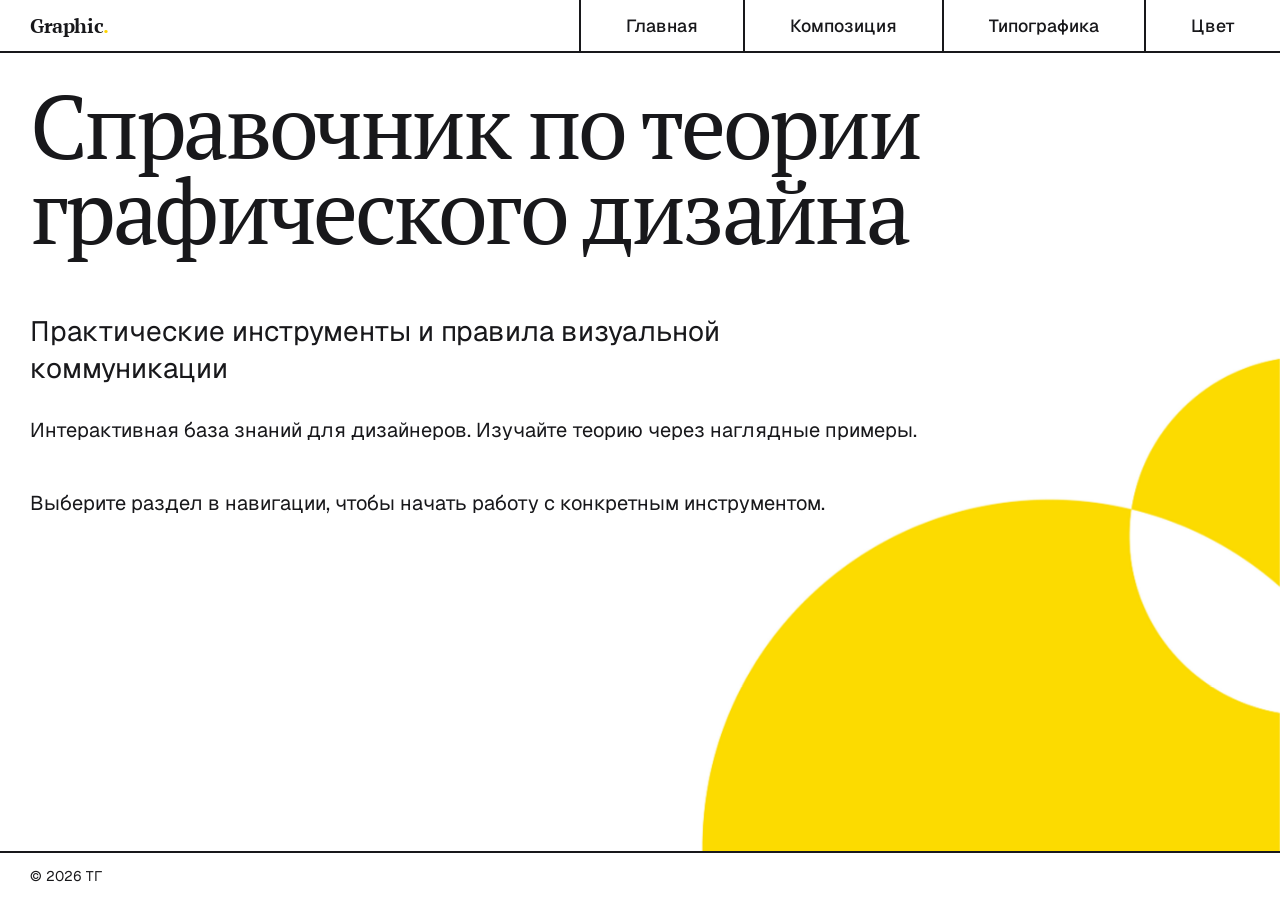
<file: index.html>
<!DOCTYPE html>
<html lang="ru">
<head>
  <meta charset="UTF-8">
  <meta name="viewport" content="width=device-width, initial-scale=1.0">
  <link rel="stylesheet" href="style.css">
  <title>Справочник по теории графического дизайна</title>
  <link rel="preconnect" href="https://fonts.googleapis.com">
  <link rel="preconnect" href="https://fonts.gstatic.com" crossorigin>
  <link href="https://fonts.googleapis.com/css2?family=Geist:ital,wght@0,100..900;1,100..900&display=swap" rel="stylesheet">
  <link href="https://fonts.googleapis.com/css2?family=PT+Serif:ital,wght@0,400;0,700;1,400;1,700&display=swap" rel="stylesheet">
</head>
<body>
  <header>
    <p class="logo-title">
      Graphic<span class="logo-title--colored">.</span>
    </p>
    <nav>
      <ul>
        <li><a href="index.html">Главная</a></li>
        <li><a href="composition.html">Композиция</a></li>
        <li><a href="typography.html">Типографика</a></li>
        <li><a href="color.html">Цвет</a></li>
      </ul>
    </nav>
  </header>

  <main>
    <section>
      <h1 class="title">
        Справочник по теории<br>
        графического дизайна
      </h1>

      <h2 class="subtitle">
        Практические инструменты и правила визуальной коммуникации
      </h2>

      <p class="text">
        Интерактивная база знаний для дизайнеров. Изучайте теорию через наглядные примеры.
      </p>
      <p class="text">
        Выберите раздел в навигации, чтобы начать работу с конкретным инструментом.
      </p>
    </section>
    <img src="images/bg.jpg" alt="Фоновое изображение" class="bg-img">
  </main>

  <footer>
    <div>© 2026 ТГ</div>
  </footer>
</body>
</html>
</file>
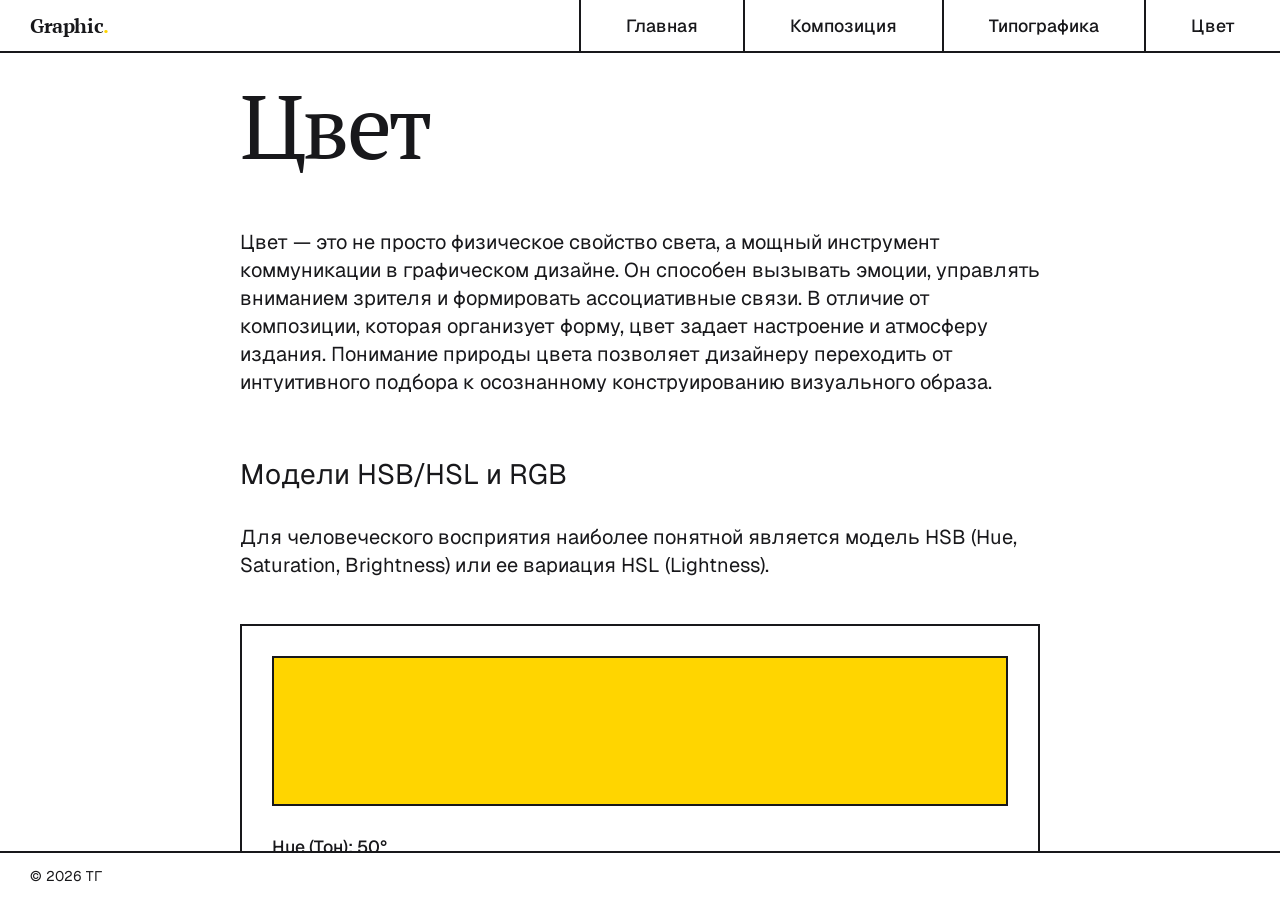
<file: color.html>
<!DOCTYPE html>
<html lang="ru">
<head>
  <meta charset="UTF-8">
  <meta name="viewport" content="width=device-width, initial-scale=1.0">
  <link rel="stylesheet" href="style.css">
  <title>Справочник по теории графического дизайна</title>
  <link rel="preconnect" href="https://fonts.googleapis.com">
  <link rel="preconnect" href="https://fonts.gstatic.com" crossorigin>
  <link href="https://fonts.googleapis.com/css2?family=Geist:ital,wght@0,100..900;1,100..900&display=swap" rel="stylesheet">
  <link href="https://fonts.googleapis.com/css2?family=PT+Serif:ital,wght@0,400;0,700;1,400;1,700&display=swap" rel="stylesheet">
</head>
<body>
  <header>
    <p class="logo-title">
      Graphic<span class="logo-title--colored">.</span>
    </p>
    <nav>
      <ul>
        <li><a href="index.html">Главная</a></li>
        <li><a href="composition.html">Композиция</a></li>
        <li><a href="typography.html">Типографика</a></li>
        <li><a href="color.html">Цвет</a></li>
      </ul>
    </nav>
  </header>

  <main>
    <article>
      <h1 class="title">Цвет</h1>
      <p class="text">
          Цвет — это не просто физическое свойство света, а мощный инструмент коммуникации в графическом дизайне. Он способен вызывать эмоции, управлять вниманием зрителя и формировать ассоциативные связи. В отличие от композиции, которая организует форму, цвет задает настроение и атмосферу издания. Понимание природы цвета позволяет дизайнеру переходить от интуитивного подбора к осознанному конструированию визуального образа.
      </p>

      <h2 class="subtitle">Модели HSB/HSL и RGB</h2>
      <p class="text">
          Для человеческого восприятия наиболее понятной является модель HSB (Hue, Saturation, Brightness) или ее вариация HSL (Lightness). 
      </p>

      <div class="color-lab">
        <div class="color-lab__container">
          <div class="color-lab__preview" id="colorPreview"></div>
          
          <div class="color-lab__controls">
            <div class="color-lab__group">
              <label class="color-lab__label">Hue (Тон): <span id="hueVal">50</span>°</label>
              <input type="range" min="0" max="360" value="50" class="color-lab__slider" id="hueSlider">
            </div>
            
            <div class="color-lab__group">
              <label class="color-lab__label">Saturation (Насыщенность): <span id="satVal">100</span>%</label>
              <input type="range" min="0" max="100" value="100" class="color-lab__slider" id="satSlider">
            </div>
            
            <div class="color-lab__group">
              <label class="color-lab__label">Brightness (Яркость): <span id="briVal">50</span>%</label>
              <input type="range" min="0" max="100" value="50" class="color-lab__slider" id="briSlider">
            </div>
            </div>
            
            <p class="text color-lab__result">HEX: <span id="hexResult">#FFD700</span></p>
        </div>
      </div>
      <ul class="text">
          <li>Тон (Hue): Собственно цветовой оттенок, определяемый положением на цветовом круге (0–360 градусов).</li>
          <li>Насыщенность (Saturation): Чистота цвета. При снижении насыщенности оттенок становится более серым и тусклым.</li>
          <li>Яркость/Светлота (Brightness/Lightness): Количество белого или черного в цвете. Определяет, насколько светлым или темным выглядит объект.</li>
      </ul>

      <div class="color-lab">
        <div class="color-lab__container">
          <div class="color-lab__preview" id="rgbPreview"></div>
          <div class="color-lab__controls">
            <div class="color-lab__group">
              <label class="color-lab__label">Red (Красный): <span id="rVal">255</span></label>
              <input type="range" class="color-lab__slider" id="rSlider" min="0" max="255" value="255">
            </div>

            <div class="color-lab__group">
              <label class="color-lab__label">Green (Зеленый): <span id="gVal">215</span></label>
              <input type="range" class="color-lab__slider" id="gSlider" min="0" max="255" value="215">
            </div>

            <div class="color-lab__group">
              <label class="color-lab__label">Blue (Синий): <span id="bVal">0</span></label>
              <input type="range" class="color-lab__slider" id="bSlider" min="0" max="255" value="0">
            </div>
          </div>
          <p class="color-lab__result" id="rgbHexResult">HEX: #FFD700</p>
        </div>
      </div>
      <p class="text">
          Выбор цветовой модели зависит от носителя информации. RGB (Red, Green, Blue, Красный, Зеленый, Синий) — аддитивная модель, используемая для экранов. Цвета образуются путем сложения световых лучей. Максимальное значение всех каналов дает белый цвет.
      </p>

      <h2 class="subtitle">Цветовой круг Иттена и гармонии</h2>
      <p class="text">
          Цветовой круг Иттена представляет собой организацию цветов спектра по принципу их взаимосвязи. Базовый круг состоит из 12 цветов: трёх основных (красный, жёлтый, синий), трёх вторичных (оранжевый, зелёный, фиолетовый) и шести третичных.
      </p>
      <p class="text">
          Цветовые гармонии — это комбинации цветов, которые создают визуально сбалансированные и эстетически приятные сочетания.
      </p>
      <div class="color-wheel">
        <img src="images/color-wheel.jpg" alt="Цветовые гармонии" class="color-wheel__img">
      </div>
      <p class="text">
        Основные гармонии на цветовом круге Иттена
      </p>
      <!-- Место для интерактивного элемента "Генератор схем" -->

      <h2 class="subtitle">Контраст и доступность (Accessibility)</h2>
      <p class="text">
          Эстетика не должна идти в ущерб читаемости. Контраст — это разница между двумя цветами, обеспечивающая разборчивость текста. Согласно стандартам WCAG, соотношение яркости текста и фона должно быть не менее 4.5:1 для обычного текста. Низкий контраст делает информацию недоступной для людей с нарушениями зрения и затрудняет чтение при ярком солнечном свете.
      </p>
      
      <div class="contrast-checker">
        <div class="contrast-checker__controls">
          <div class="contrast-checker__group">
            <label class="contrast-checker__label" for="text-color-input">Цвет текста</label>
            <input  type="color" id="text-color-input" class="contrast-checker__input" value="#18181B">
            <span class="contrast-checker__value" id="text-color-display">#18181B</span>
          </div>
          
          <div class="contrast-checker__group">
            <label class="contrast-checker__label" for="bg-color-input">Цвет фона</label>
            <input type="color" id="bg-color-input" class="contrast-checker__input" value="#ffffff">
            <span class="contrast-checker__value" id="bg-color-display">#FFFFFF</span>
          </div>
        </div>
        
        <div class="contrast-checker__preview" id="contrast-preview-box">
          <p class="contrast-checker__sample-text">Пример текста для проверки читаемости</p>
        </div>
        
        <div class="contrast-checker__result">
          <div class="contrast-checker__ratio">
            Коэффициент: <strong id="contrast-ratio-value">16.1:1</strong>
          </div>
          <div class="contrast-checker__status contrast-checker__status--success" id="wcag-status">
            ✓ Проходит стандарт WCAG AA
          </div>
        </div>
      </div>
      <p class="text">
        Интерактивная проверка контрастности по стандартам WCAG. Выберите цвета текста и фона, чтобы увидеть коэффициент контрастности.
      </p>
    </article>
  </main>

  <footer>
    <div>© 2026 ТГ</div>
  </footer>

  <script src="color-lab-hsb.js"></script>
  <script src="color-lab-rgb.js"></script>
  <script src="contrast-checker.js"></script>
</body>
</html>
</file>
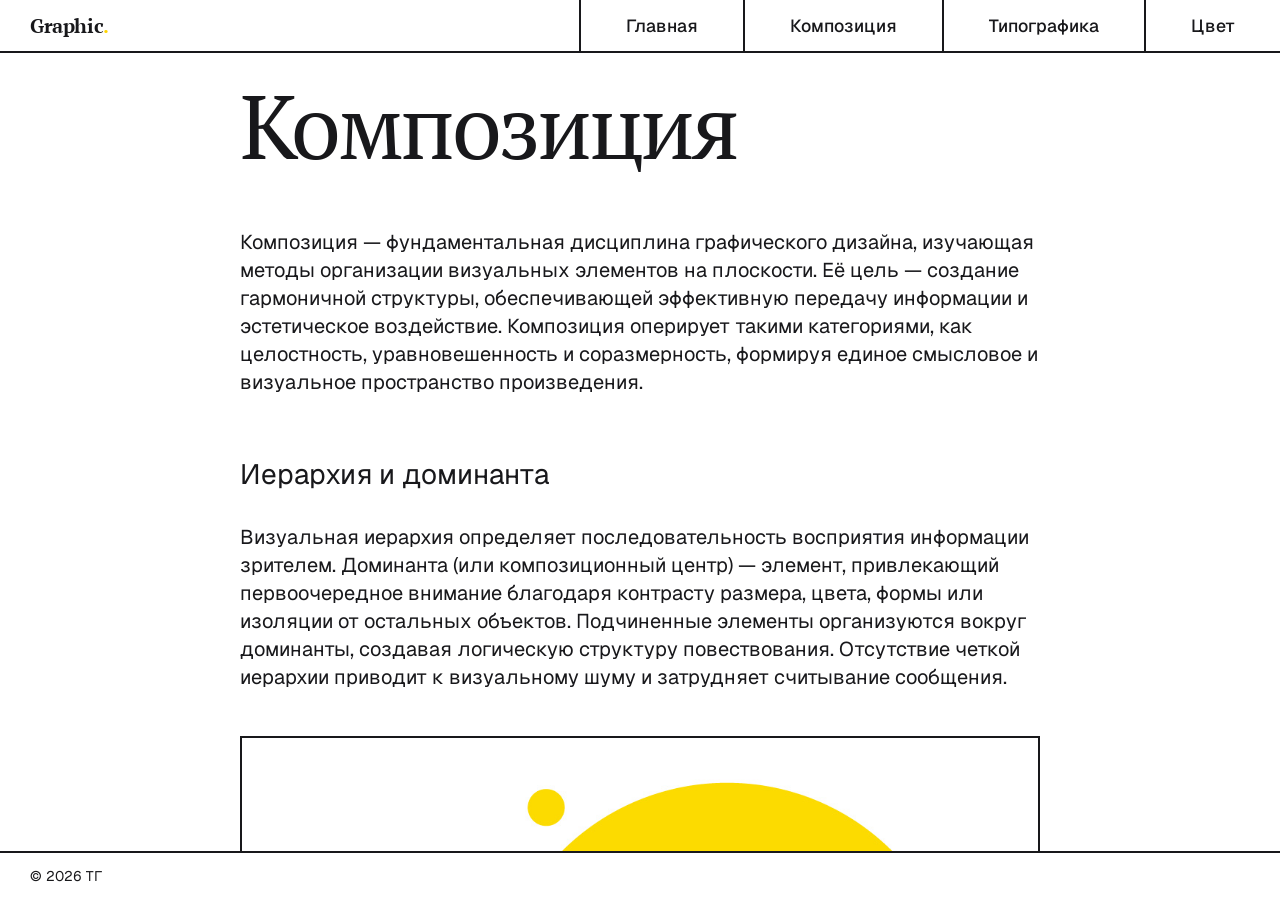
<file: composition.html>
<!DOCTYPE html>
<html lang="ru">
<head>
  <meta charset="UTF-8">
  <meta name="viewport" content="width=device-width, initial-scale=1.0">
  <link rel="stylesheet" href="style.css">
  <title>Справочник по теории графического дизайна</title>
  <link rel="preconnect" href="https://fonts.googleapis.com">
  <link rel="preconnect" href="https://fonts.gstatic.com" crossorigin>
  <link href="https://fonts.googleapis.com/css2?family=Geist:ital,wght@0,100..900;1,100..900&display=swap" rel="stylesheet">
  <link href="https://fonts.googleapis.com/css2?family=PT+Serif:ital,wght@0,400;0,700;1,400;1,700&display=swap" rel="stylesheet">
</head>
<body>
  <header>
    <p class="logo-title">
      Graphic<span class="logo-title--colored">.</span>
    </p>
    <nav>
      <ul>
        <li><a href="index.html">Главная</a></li>
        <li><a href="composition.html">Композиция</a></li>
        <li><a href="typography.html">Типографика</a></li>
        <li><a href="color.html">Цвет</a></li>
      </ul>
    </nav>
  </header>

  <main>
    <article>
            <h1 class="title">Композиция</h1>
            <p class="text">
                Композиция — фундаментальная дисциплина графического дизайна, изучающая методы организации визуальных элементов на плоскости. Её цель — создание гармоничной структуры, обеспечивающей эффективную передачу информации и эстетическое воздействие. Композиция оперирует такими категориями, как целостность, уравновешенность и соразмерность, формируя единое смысловое и визуальное пространство произведения.
            </p>

            <h2 class="subtitle">Иерархия и доминанта</h2>
            <p class="text">
                Визуальная иерархия определяет последовательность восприятия информации зрителем. Доминанта (или композиционный центр) — элемент, привлекающий первоочередное внимание благодаря контрасту размера, цвета, формы или изоляции от остальных объектов. Подчиненные элементы организуются вокруг доминанты, создавая логическую структуру повествования. Отсутствие четкой иерархии приводит к визуальному шуму и затрудняет считывание сообщения.
            </p>
            <div class="dom1">
              <img src="images/dom1.jpg" alt="Пример доминанты" class="dom1__img">
            </div>
            <p class="text">
              Доминанта, выделенная размером
            </p>
            <div class="dom2">
              <img src="images/dom2.jpg" alt="Пример доминанты" class="dom2__img">
            </div>
            <p class="text">
              Отсутствие доминанты
            </p>

            <h2 class="subtitle">Правило третей</h2>
            <p class="text">
                Правило третей — классический метод пропорционирования, основанный на делении формата двумя горизонтальными и двумя вертикальными линиями на девять равных частей. Точки пересечения этих осей являются оптически сильными позициями для размещения ключевых элементов. Размещение объектов на этих узлах или вдоль линий сетки создает более естественное и сбалансированное восприятие, чем центральное расположение, часто выглядящее статичным.
            </p>
            <div class="thirds">
              <img src="images/thirds.jpg" alt="Пример правила третей" class="thirds__img">
            </div>
            <p class="text">
              Наведите курсор на изображение, чтобы увидеть сетку третей
            </p>

            <h2 class="subtitle">Симметрия</h2>
            <p class="text">
                Симметрия в композиции достигается зеркальным или радиальным равенством элементов относительно центральной оси или точки. Она придает дизайну устойчивость, официальность и монументальность. Асимметричная композиция, напротив, строится на визуальном равновесии разнородных элементов. Асимметрия сложнее в исполнении, но позволяет достичь большей динамики и современности звучания.
            </p>
            <div class="sym1">
              <img src="images/sym1.jpg" alt="Пример симметрии" class="sym1__img">
            </div>
            <p class="text">
              Осевая симметрия
            </p>
            <div class="sym2">
              <img src="images/sym2.jpg" alt="Пример симметрии" class="sym2__img">
            </div>
            <p class="text">
              Центральная симметрия
            </p>
            <div class="sym3">
              <img src="images/sym3.jpg" alt="Пример симметрии" class="sym3__img">
            </div>
            <p class="text">
              Асимметрия
            </p>

            <h2 class="subtitle">Баланс</h2>
            <p class="text">
                Баланс (равновесие) — состояние композиции, при котором визуальные веса элементов распределены равномерно относительно центра или оси. Визуальный вес зависит от размера, тональности, насыщенности цвета и сложности текстуры. Формальный баланс достигается симметрией, неформальный — компенсацией различных по характеристикам объектов. Нарушение баланса вызывает ощущение нестабильности и дискомфорта у зрителя.
            </p>
            <div class="bal1">
              <img src="images/bal1.jpg" alt="Пример баланса" class="balance1__img">
            </div>
            <p class="text">
              Формальный баланс
            </p>
            <div class="bal2">
              <img src="images/bal2.jpg" alt="Пример баланса" class="balance2__img">
            </div>
            <p class="text">
              Неформальный баланс
            </p>
            <div class="bal3">
              <img src="images/bal3.jpg" alt="Пример баланса" class="balance3__img">
            </div>
            <p class="text">
              Нарушение баланса (дисбаланс)
            </p>
        </article>
  </main>

  <footer>
    <div>© 2026 ТГ</div>
  </footer>
</body>
</html>
</file>
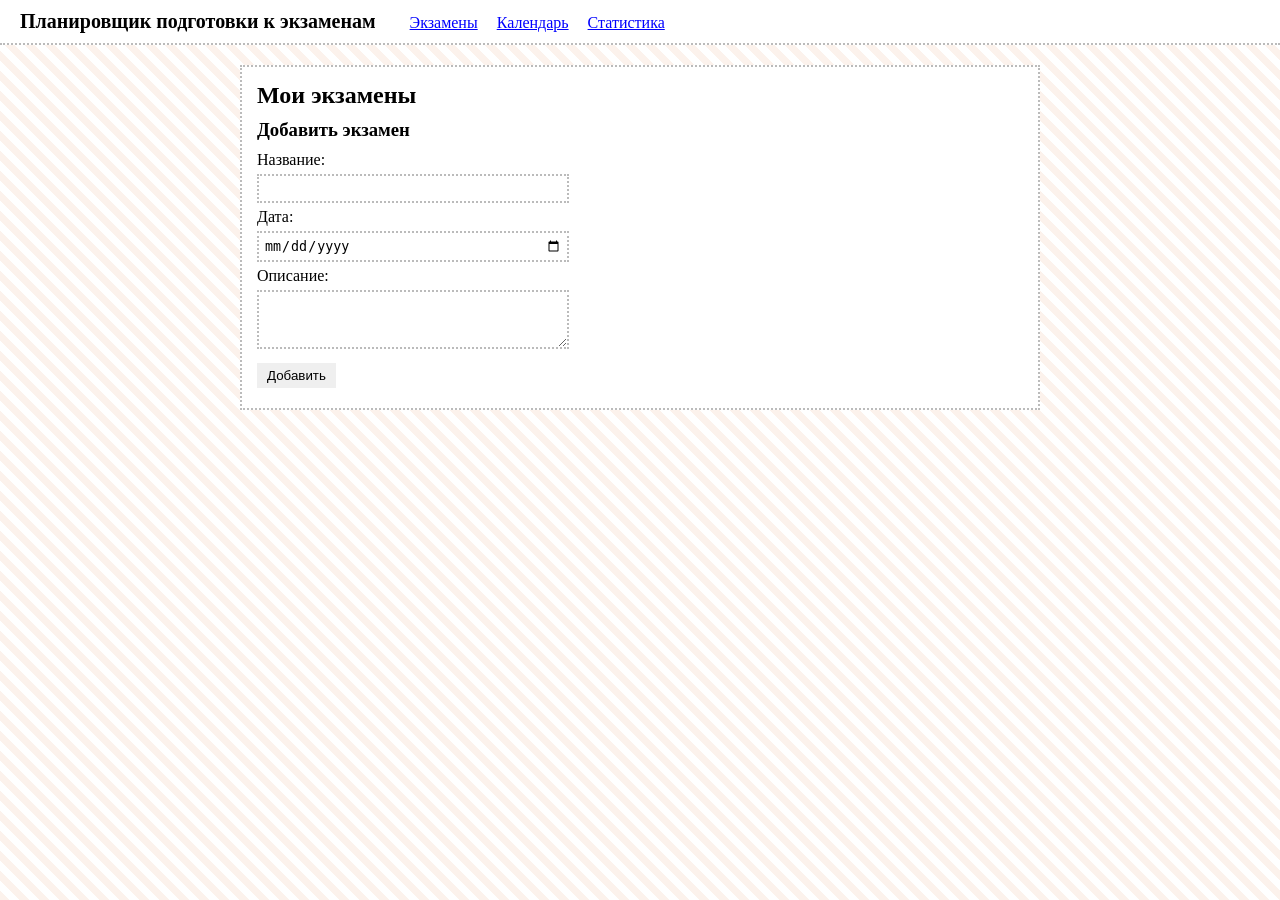
<file: exams.html>
<!DOCTYPE html>
<html>
<head>
    <title>Планировщик экзаменов</title>
    <link rel="stylesheet" href="styles.css">
</head>
<body>

<div id="notification" class="notification"></div>

<div class="header">
    <h1>Планировщик подготовки к экзаменам</h1>
    <div class="nav">
        <a onclick="showSection('exams')">Экзамены</a>
        <a onclick="showSection('calendar')">Календарь</a>
        <a onclick="showSection('stats')">Статистика</a>
    </div>
</div>

<div class="container">

    <!-- Секция списка экзаменов -->
    <div id="exams" class="section active">
        <h2>Мои экзамены</h2>
        
        <div class="exams-wrapper">
            
            <div class="right-col">

                <h3>Добавить экзамен</h3>
                <div>
                    Название:<br>
                    <input type="text" id="exam-name" oninput="validateExamForm()">
                    <div id="name-error" class="error"></div>
                    Дата:<br>
                    <input type="date" id="exam-date" oninput="validateExamForm()">
                    <div id="date-error" class="error"></div>
                    Описание:<br>
                    <textarea id="exam-desc" rows="3"></textarea><br>
                    <button onclick="addExam()">Добавить</button>
                </div>
            </div>

            <div class="left-col">
                <div id="exams-list"></div>
            </div>
        </div>
    </div>

    <div id="detail" class="section">
        <a onclick="showSection('exams')" style="cursor:pointer; color:blue;">&larr; Назад к списку</a>
        <h2 id="detail-title"></h2>
        <p id="detail-desc"></p>
        <div id="detail-date"></div> 
        <span id="detail-countdown"></span>


        <div class="progress-bar">
            <div id="detail-progress" class="progress-fill"></div>
        </div>
        <span id="detail-progress-text"></span>

        <h3>Темы</h3>
        <div id="topics-list"></div>

        <h3>Добавить тему</h3>
        <input type="text" id="topic-name" placeholder="Название темы" oninput="validateTopicForm()">
        <div id="topic-error" class="error"></div>
        <button onclick="addTopic()">Добавить тему</button>
    </div>
 
    <div id="calendar" class="section">
        <h2>Календарь</h2>
        <div id="calendar-month-selector">
            <button onclick="changeMonth(-1)">&lt;</button>
            <span id="calendar-month"></span>
            <button onclick="changeMonth(1)">&gt;</button>
        </div>
        <div id="calendar-grid" class="calendar-grid"></div>
    </div>

    <div id="stats" class="section">
        <h2>Статистика</h2>
        <h3>Общая готовность</h3>
        <div class="progress-bar">
            <div id="total-progress" class="progress-fill"></div>
        </div>
        <span id="total-progress-text"></span>

        <h3>Ближайшие экзамены</h3>
        <div id="upcoming-exams"></div>
    </div>

</div>

<script src="script.js"></script>

</body>
</html>
</file>
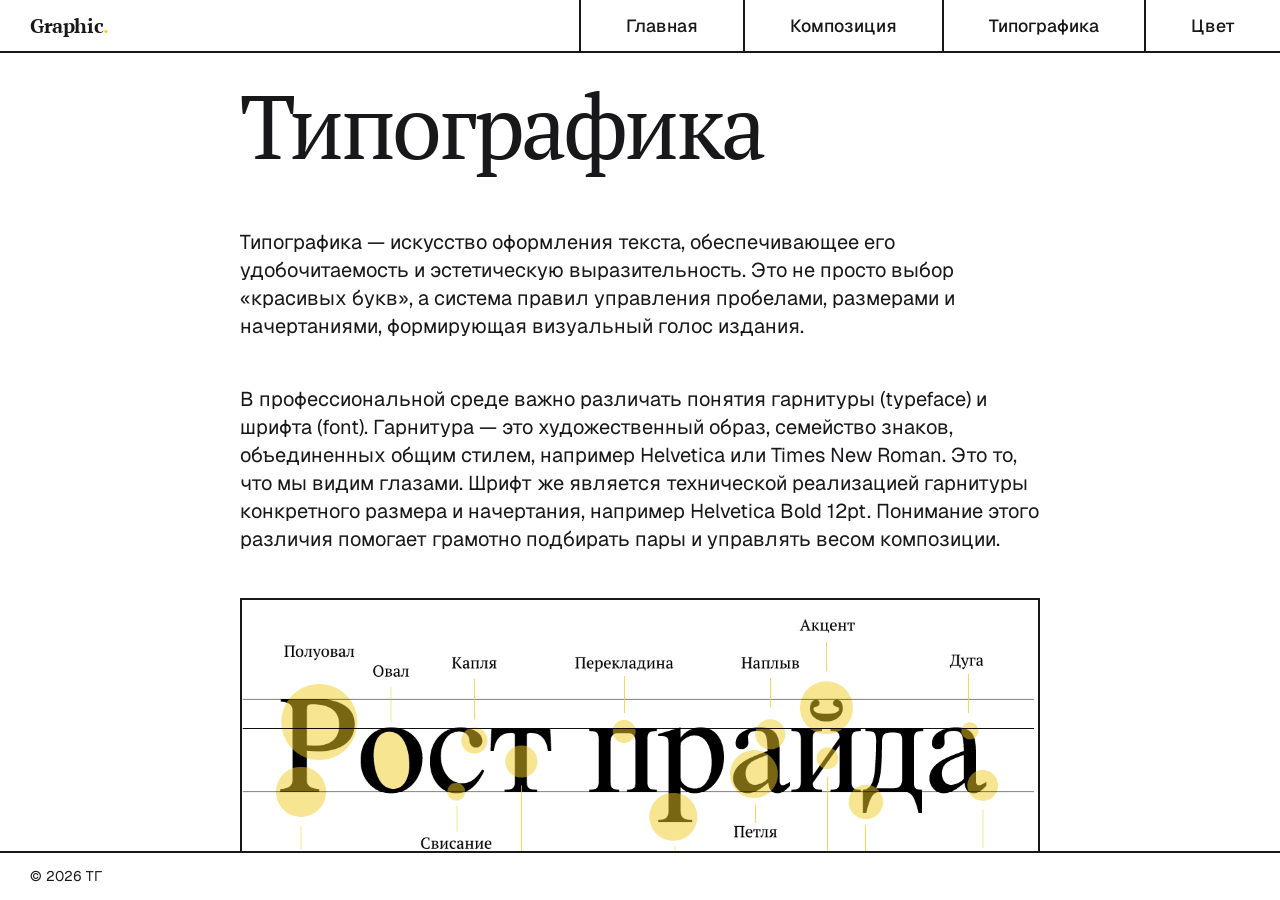
<file: typography.html>
<!DOCTYPE html>
<html lang="ru">
<head>
  <meta charset="UTF-8">
  <meta name="viewport" content="width=device-width, initial-scale=1.0">
  <link rel="stylesheet" href="style.css">
  <title>Справочник по теории графического дизайна</title>
  <link rel="preconnect" href="https://fonts.googleapis.com">
  <link rel="preconnect" href="https://fonts.gstatic.com" crossorigin>
  <link href="https://fonts.googleapis.com/css2?family=Geist:ital,wght@0,100..900;1,100..900&display=swap" rel="stylesheet">
  <link href="https://fonts.googleapis.com/css2?family=PT+Serif:ital,wght@0,400;0,700;1,400;1,700&display=swap" rel="stylesheet">
</head>
<body>
  <header>
    <p class="logo-title">
      Graphic<span class="logo-title--colored">.</span>
    </p>
    <nav>
      <ul>
        <li><a href="index.html">Главная</a></li>
        <li><a href="composition.html">Композиция</a></li>
        <li><a href="typography.html">Типографика</a></li>
        <li><a href="color.html">Цвет</a></li>
      </ul>
    </nav>
  </header>

  <main>
    <article>
      <h1 class="title">Типографика</h1>
      <p class="text">
          Типографика — искусство оформления текста, обеспечивающее его удобочитаемость и эстетическую выразительность. Это не просто выбор «красивых букв», а система правил управления пробелами, размерами и начертаниями, формирующая визуальный голос издания.
      </p>
      <p class="text">
          В профессиональной среде важно различать понятия гарнитуры (typeface) и шрифта (font). Гарнитура — это художественный образ, семейство знаков, объединенных общим стилем, например Helvetica или Times New Roman. Это то, что мы видим глазами. Шрифт же является технической реализацией гарнитуры конкретного размера и начертания, например Helvetica Bold 12pt. Понимание этого различия помогает грамотно подбирать пары и управлять весом композиции.
      </p>
      <div class="elements">
        <img src="images/elements.png" alt="Структура глифов" class="elements__img">
      </div>
      <p class="text">
          Каждая буква алфавита представляет собой сложную графическую конструкцию. Она состоит из основных штрихов и специфических элементов, определяющих пропорции и характер гарнитуры. 
      </p>

      <h2 class="subtitle">Иерархия и кегль</h2>
      <p class="text">
          Кегль, или размер шрифта, выступает основным инструментом создания визуальной иерархии. Разница в размере заставляет глаз зрителя двигаться от заголовка к подзаголовку и основному тексту. Для комфортного чтения на экране рекомендуется кегль от 16px до 20px. Заголовки должны превышать основной текст минимум в полтора-два раза, чтобы создать четкий контраст и структурировать информацию.
      </p>

      <h2 class="subtitle">Интерлиньяж и длина строки</h2>
      <p class="text">
          Интерлиньяж — расстояние между базовыми линиями соседних строк. Слишком тесный интерлиньяж затрудняет переход от конца одной строки к началу другой, а слишком широкий разрушает целостность абзаца. Оптимальная длина строки составляет 50–75 знаков включая пробелы. Если строка слишком длинная, глаз устает искать начало следующей; если слишком короткая — частые переносы сбивают ритм чтения.
      </p>
    </article>
    <div class="typo-lab">
      <div class="typo-lab__controls">
        <div class="typo-lab__control-group">
          <span class="typo-lab__label">Интерлиньяж: <span class="typo-lab__value-display">1.5</span></span>
          <input type="range" class="typo-lab__slider" data-target="line-height" min="1.0" max="2.5" step="0.1" value="1.5">
        </div>
        
        <div class="typo-lab__control-group">
          <span class="typo-lab__label">Ширина строки: <span class="typo-lab__value-display">60ch</span></span>
          <input type="range" class="typo-lab__slider" data-target="width" min="30" max="85" step="1" value="60">
        </div>
      </div>

      <div class="typo-lab__window">
        <div class="typo-lab__content">
          Графический дизайн — это не просто украшательство. Это способ упорядочить хаос информации. Хорошая типографика незаметна: читатель погружается в смысл, не обращая внимания на форму букв. Плохая типографика, напротив, кричит о себе усталостью глаз и потерей нити повествования. Попробуйте изменить параметры выше, чтобы почувствовать разницу между тесным, сдавленным текстом и просторным, легким для восприятия набором. Помните, что комфорт читателя всегда должен стоять на первом месте.
          Графический дизайн — это не просто украшательство. Это способ упорядочить хаос информации. Хорошая типографика незаметна: читатель погружается в смысл, не обращая внимания на форму букв. Плохая типографика, напротив, кричит о себе усталостью глаз и потерей нити повествования. Попробуйте изменить параметры выше, чтобы почувствовать разницу между тесным, сдавленным текстом и просторным, легким для восприятия набором. Помните, что комфорт читателя всегда должен стоять на первом месте.
          Графический дизайн — это не просто украшательство. Это способ упорядочить хаос информации. Хорошая типографика незаметна: читатель погружается в смысл, не обращая внимания на форму букв. Плохая типографика, напротив, кричит о себе усталостью глаз и потерей нити повествования. Попробуйте изменить параметры выше, чтобы почувствовать разницу между тесным, сдавленным текстом и просторным, легким для восприятия набором. Помните, что комфорт читателя всегда должен стоять на первом месте.
          Графический дизайн — это не просто украшательство. Это способ упорядочить хаос информации. Хорошая типографика незаметна: читатель погружается в смысл, не обращая внимания на форму букв. Плохая типографика, напротив, кричит о себе усталостью глаз и потерей нити повествования. Попробуйте изменить параметры выше, чтобы почувствовать разницу между тесным, сдавленным текстом и просторным, легким для восприятия набором. Помните, что комфорт читателя всегда должен стоять на первом месте.
        </div>
      </div>

      <div class="typo-lab__grade">
        Текущий статус: Настройка параметров...
      </div>
    </div>
    <article>
      <p class="text">
          Измените межстрочный интервал и ширину текста.
      </p>
      <h2 class="subtitle">Трекинг и кернинг</h2>
      
      <p class="text">
          Трекинг представляет собой равномерное изменение расстояния между всеми буквами в слове или абзаце. Он используется для набора заголовков капсом или для уплотнения широких гарнитур. Кернинг — это избирательное корректирование расстояния между конкретной парой символов, где из-за формы букв возникают нежелательные визуальные пустоты, требующие оптической компенсации.
      </p>
      <div class="kerning"><span class="kerning__letter-1">D</span>RAW<span class="kerning__letter-2">E</span>R</div>
      <p class="text">
        Наведите курсор, чтобы увидеть правильный кернинг.
      </p>

    </article>
</main>

  <footer>
    <div>© 2026 ТГ</div>
  </footer>

  <script src="typo-lab.js"></script>
</body>
</html>
</file>
<file: style.css>
:root {
    --color-bg: #ffffff;
    --color-fg: #18181B;
    --color-accent: hsl(50, 100%, 50%);
    --font-main: 'Geist', sans-serif;
    --spacing-unit: 15px;
    --border-width: 2px;
}

* {
    box-sizing: border-box;
    margin: 0;
    padding: 0;
}

body {
    font-family: var(--font-main);
    background-color: var(--color-bg);
    color: var(--color-fg);
    line-height: 1.2;
    -webkit-font-smoothing: antialiased;
    height: 100vh;
    display: flex;
    flex-direction: column;
    overflow: hidden;
}

a {
    text-decoration: none;
    color: inherit;
}

ul {
    list-style: none;
}

img {
    display: block;
    max-width: 100%;
    border: var(--border-width) solid var(--color-fg);
}

input[type="range"] {
  -webkit-appearance: none;
}

input[type="range"]::-webkit-slider-runnable-track {
    cursor: pointer;
    width: 100%;
    background: var(--color-accent);
    border-radius: 0px;
}

input[type="range"]::-moz-range-track {
    cursor: pointer;
    width: 100%;
    background: var(--color-accent);
    border-radius: 0px;
}

input[type="range"]::-webkit-slider-thumb {
    -webkit-appearance: none;
    width: 12px;
    height: 12px;
    background: var(--color-fg);
    cursor: pointer;
}

input[type="range"]::-moz-range-thumb {
    width: 12px;
    height: 12px;
    background: var(--color-fg);
    cursor: pointer;
    border: none;
}

header {
    display: flex;
    justify-content: space-between;
    align-items: center;
    z-index: 100;
    background-color: var(--color-bg);
    border-bottom: var(--border-width) solid var(--color-fg);
}

.logo-title {
    font-family: 'PT Serif', serif;
    font-weight: 700;
    font-size: 1.25rem;
    letter-spacing: -0.02em;
    padding-left: calc(var(--spacing-unit) * 2)
}

.logo-title--colored {
    color: var(--color-accent);
}

nav ul {
    display: flex;
    margin-left: calc(var(--border-width) * -1);
}

nav li {
    border-left: var(--border-width) solid var(--color-fg);
    transition: background-color 0.1s ease-out;
}

nav li:hover {
    background-color: var(--color-accent);
}

nav a {
    font-weight: 500;
    font-size: 1.1rem;
    position: relative;
    padding-bottom: 2px;
    display: block;
    width: 100%;
    height: 100%;
    padding: var(--spacing-unit) calc(var(--spacing-unit) * 3);
    text-align: center; 
}

main {
    position: relative;
    display: flex;
    flex: 1;
    overflow-y: auto; 
    flex-direction: column;
    justify-content: flex-start;
    padding: calc(var(--spacing-unit) * 2);
    scrollbar-width: none;
}

main::-webkit-scrollbar {
  display: none;
}

article {
    max-width: 800px;
    min-width: 400px;
    margin: 0 auto; 
}

article li{
    margin-bottom: calc(var(--spacing-unit) * 1);
}

.title {
    font-family: 'PT Serif', serif;
    font-size: clamp(4rem, 7vw, 9rem);
    font-weight: 400;
    line-height: 0.95;
    letter-spacing: -0.04em;
    margin-bottom: calc(var(--spacing-unit) * 4);
}

.subtitle {
    font-size: clamp(1.75rem, 2vw, 2rem);
    font-weight: 400;
    max-width: 40ch;
    margin-bottom: calc(var(--spacing-unit) * 2);
    margin-top: calc(var(--spacing-unit) * 4);
    line-height: 1.3;
}

.text {
    font-size: 1.25rem;
    max-width: 70ch;
    margin-top: calc(var(--spacing-unit) * 1);
    margin-bottom: calc(var(--spacing-unit) * 3);
    line-height: 1.4;
}

.bg-img {
    position: fixed;
    bottom: 0;
    right: 0;
    width: auto;
    height: auto;
    max-width: 100%;
    max-height: 100%;
    object-fit: contain;
    z-index: -1;
    border: none;
}

.thirds {
    position: relative;
}

.thirds:after {
    background-position: -3px -3px;
    content: "";
    position: absolute;
    inset: 0;
    background-image: 
        linear-gradient(to right, var(--color-accent) 6px, transparent 1px),
        linear-gradient(to bottom, var(--color-accent) 6px, transparent 1px);
    background-size: 33.33% 33.33%; 
    opacity: 0;
    transition: opacity 0.1s ease;
    pointer-events: none;
}

.thirds:hover::after {
    opacity: 1;
}

.elements {
    min-width: 1px;
}

.elements__img{
    min-width: 1px;
}

.typo-lab {
    border: var(--border-width) solid var(--color-fg);
    padding: calc(var(--spacing-unit) * 2);
    margin: auto;
    width: 100%;
    box-sizing: border-box;
    max-width: 800px;
    min-width: 400px;
}

.typo-lab__controls {
    display: flex;
    gap: calc(var(--spacing-unit) * 2);
    margin-bottom: calc(var(--spacing-unit) * 2);
    flex-wrap: wrap;
}

.typo-lab__control-group {
    display: flex;
    justify-content: flex-end;
    flex-direction: column;
    width: 100%;
}

.typo-lab__label {
    font-weight: 500;
    font-size: 1.1rem;
    margin-bottom: 5px;
}

.typo-lab__window {
    height: 250px;
    overflow: clip;
    position: relative;
    width: 100%;
    box-sizing: border-box;
    
    mask-image: linear-gradient(to bottom, black 65%, #00000030 85%,transparent 100%);
}

.typo-lab__content {
    font-size: 0.95rem;
    transition: all 0.1s ease;
    user-select: none;
}

.typo-lab__grade {
    font-size: 1.1rem;
    margin-top: calc(var(--spacing-unit) * 2);
    padding: calc(var(--spacing-unit) * 1);
    text-align: center;
    font-weight: bold;
    color: var(--color-fg);
    transition: background-color 0.3s ease;
}

.typo-lab__grade--success {
    background-color: var(--color-accent);
}

.kerning {
    border: var(--border-width) solid var(--color-fg);
    font-size: clamp(1.5rem, 12vw, 9rem);
    margin-top: calc(var(--spacing-unit) * 2);
    text-align: center;
    font-family: 'PT Serif', serif;
    transition: background-color 0.3s ease;
    max-width: 100%;
}

.kerning__letter-1 {
    margin-right: 0.05em;
    transition: margin-right 0.3s ease;
}

.kerning__letter-2 {
    margin-right: -0.05em;
    transition: margin-right 0.3s ease;
}

.kerning:hover .kerning__letter-1,
.kerning:hover .kerning__letter-2{
    margin-right: 0em;
}

.kerning:hover {
    background-color: var(--color-accent);
}

.color-lab {
    border: var(--border-width) solid var(--color-fg);
    padding: calc(var(--spacing-unit) * 2);
    max-width: 800px;
    background-color: var(--color-bg);
}

.color-lab__container {
    display: flex;
    flex-direction: column;
    gap: calc(var(--spacing-unit) * 2);
}

.color-lab__preview {
    width: 100%;
    height: 150px;
    border: var(--border-width) solid var(--color-fg);
    background-color: hsl(50, 100%, 50%);
}

.color-lab__controls {
    display: grid;
    gap: calc(var(--spacing-unit) * 1.5);
}

.color-lab__group {
    display: flex;
    flex-direction: column;
}

.color-lab__label {
    font-weight: 500;
    margin-bottom: 5px;
    font-size: 1.1rem;
}

.color-lab__slider {
    width: 100%;
    cursor: pointer;
}

.color-lab__result {
    font-family: monospace;
    font-size: 1.1rem;
    background-color: var(--color-bg);
    padding: 5px 10px;
    margin-bottom: 0;
    border: 1px solid var(--color-fg);
    display: inline-block;
    align-self: flex-start;
    margin-top: 10px;
}

.contrast-checker {
    border: var(--border-width) solid var(--color-fg);
    padding: calc(var(--spacing-unit) * 2);
    max-width: 800px;
    background-color: var(--color-bg);
}

.contrast-checker__controls {
    display: grid;
    grid-template-columns: 1fr 1fr;
    gap: calc(var(--spacing-unit) * 2);
    margin-bottom: calc(var(--spacing-unit) * 2);
}

.contrast-checker__group {
    display: flex;
    flex-direction: column;
}

.contrast-checker__label {
    font-weight: 500;
    margin-bottom: 5px;
    font-size: 1.1rem;
}

.contrast-checker__input {
    width: 100%;
    height: 50px;
    border: var(--border-width) solid var(--color-fg);
    cursor: pointer;
    padding: 0;
    background: none;
}

.contrast-checker__input::-webkit-color-swatch-wrapper {
    padding: 0;
}

.contrast-checker__input::-webkit-color-swatch {
    border: none;
}

.contrast-checker__value {
    font-family: monospace;
    font-size: 1.1rem;
    margin-top: 5px;
    color: var(--color-fg);
}

.contrast-checker__preview {
    border: var(--border-width) solid var(--color-fg);
    padding: calc(var(--spacing-unit) * 2);
    min-height: 120px;
    display: flex;
    align-items: center;
    justify-content: center;
    transition: background-color 0.2s ease, color 0.2s ease;
    margin-bottom: calc(var(--spacing-unit) * 2);
}

.contrast-checker__sample-text {
    font-size: 1.25rem;
    line-height: 1.4;
    text-align: center;
    margin: 0;
}

.contrast-checker__result {
    display: flex;
    flex-direction: column;
    gap: calc(var(--spacing-unit) * 1);
}

.contrast-checker__ratio {
    font-size: 1.1rem;
    font-weight: 500;
}

.contrast-checker__status {
    padding: calc(var(--spacing-unit) * 1);
    text-align: center;
    font-weight: bold;
    font-size: 1.1rem;
    color: var(--color-fg);
    transition: background-color 0.3s ease, color 0.3s ease;
}

.contrast-checker__status--success {
    background-color: var(--color-accent);
    }

.contrast-checker__status--fail {
    background-color: var(--color-bg);
}

footer {
    padding: var(--spacing-unit) calc(var(--spacing-unit) * 2);
    display: flex;
    justify-content: space-between;
    align-items: flex-end;
    font-size: 0.875rem;
    border-top: var(--border-width) solid var(--color-fg);
    background-color: var(--color-bg);
}

@media (max-width: 840px) {
    header {
        flex-direction: column;
        align-items: flex-start;
        align-items: stretch;
    }

    .logo-title {
        padding: calc(var(--spacing-unit) * 0.5) calc(var(--spacing-unit) * 2);
    }

    nav ul {
        flex-wrap: wrap;
        justify-content: flex-end;
    }

    nav li {
        border-top: var(--border-width) solid var(--color-fg);
        flex-grow: 2;
        display: flex;
        justify-content: center;
    }
}
</file>
<file: styles.css>
body {
    font-family: Century gothic;
    margin: 0;
    padding: 0;
    background: linear-gradient( 45deg, #fcf2ec 25%, #ffffff 25%, #ffffff 50%, #fcf2ec 50%, #fcf2ec 75%, #ffffff 75% );
    background-size: 20px 20px;
}

.header {
    background: white;
    padding: 10px 20px;
    border-bottom: 2px dotted #bbb;
}

.header h1 {
    margin: 0;
    font-size: 20px;
    display: inline-block;
}

h2 {
    margin: 0 0 10px 0;
}

h3 {
    margin: 0 0 10px 0;
}

.nav {
    display: inline-block;
    margin-left: 30px;
}

.nav a {
    margin-right: 15px;
    cursor: pointer;
    color: blue;
    text-decoration: underline;
}

.container {
    max-width: 800px;
    margin: 20px auto;
    padding: 0 10px;
}

.section {
    display: none;
    background: white;
    padding: 15px;
    margin-bottom: 15px;
    border: 2px dotted #bbb;
}

.exams-wrapper {
    display: flex;
    gap: 20px;
}

.left-col {  /* колонки на главной */
    width: 60%;
}

.right-col {
    width: 40%;
}

.active { /* отображение открытого раздела */
    display: block;
}

.card {
    border: 2px dotted #bbb;
    padding: 10px;
    margin-bottom: 10px;
    background: #fafafa;
    position: relative;
}

.progress-bar {
    width: 100%;
    height: 20px;
    background: #eee;
    margin-top: 5px;
}

.progress-fill {
    height: 100%;
    background: #6ad03a;
    width: 0%;
}

#detail-progress-text, #total-progress-text { /* оступ у процентов */
    display: inline-block;
    margin: 5px 0; 
}

button {
    border: 0px;
}

input, textarea {
    margin: 5px 0;
    padding: 5px;
    width: 100%;
    border: 2px dotted #bbb; 
}

input[type='checkbox'] {
    width: 20px;
    margin-right: 20px
}

#detail-date {
    display: inline-block;
}

button {
    padding: 5px 10px;
    cursor: pointer;
    margin: 5px 0;
}

.error {
    color: #f00;
    font-size: 12px;
}

.topic-item {
    margin: 5px 0;
    padding: 5px;
    border: 1px solid #eee;
}

.countdown {
    color: #777;
    font-size: 14px;
}

.calendar-grid {
    display: grid;
    grid-template-columns: repeat(7, 1fr);
    gap: 10px;
    margin-top: 10px;
}

#calendar-month-selector { /* переключение месяца */
    display: flex;
    justify-content: center;
}

#calendar-month {
    width: 125px;
    display: flex;
    justify-content: center;
    align-items: center;
}

.calendar-header {
    text-align: center;
    font-weight: bold;
    font-size: 12px;
    padding: 5px 0;
}

.calendar-day {
    aspect-ratio: 1;
    display: flex;
    align-items: center;
    justify-content: center;
    overflow: hidden;
    position: relative;
}

.bg-num { /* фоно ячеек календаря */
    position: absolute;
    font-size: 240px;
    font-family: 'Impact';
    color: rgb(240, 240, 236);
    pointer-events: none;
    mix-blend-mode: luminosity
}

.fg-num {
    position: relative;
    font-weight: bold;
    font-size: 36px;
    color: #000;
    font-family: century gothic;
}

.has-exam {
    background: #e7c176;
}

.delete-btn {
    float: right;
    color: #f00;
    cursor: pointer;
    margin-left: 10px;
}

.notification {
    position: fixed;
    top: 10px;
    right: 10px;
    background: #f90;
    color: white;
    padding: 10px;
    border: 1px solid red;
    display: none;
    z-index: 999;
}
</file>
